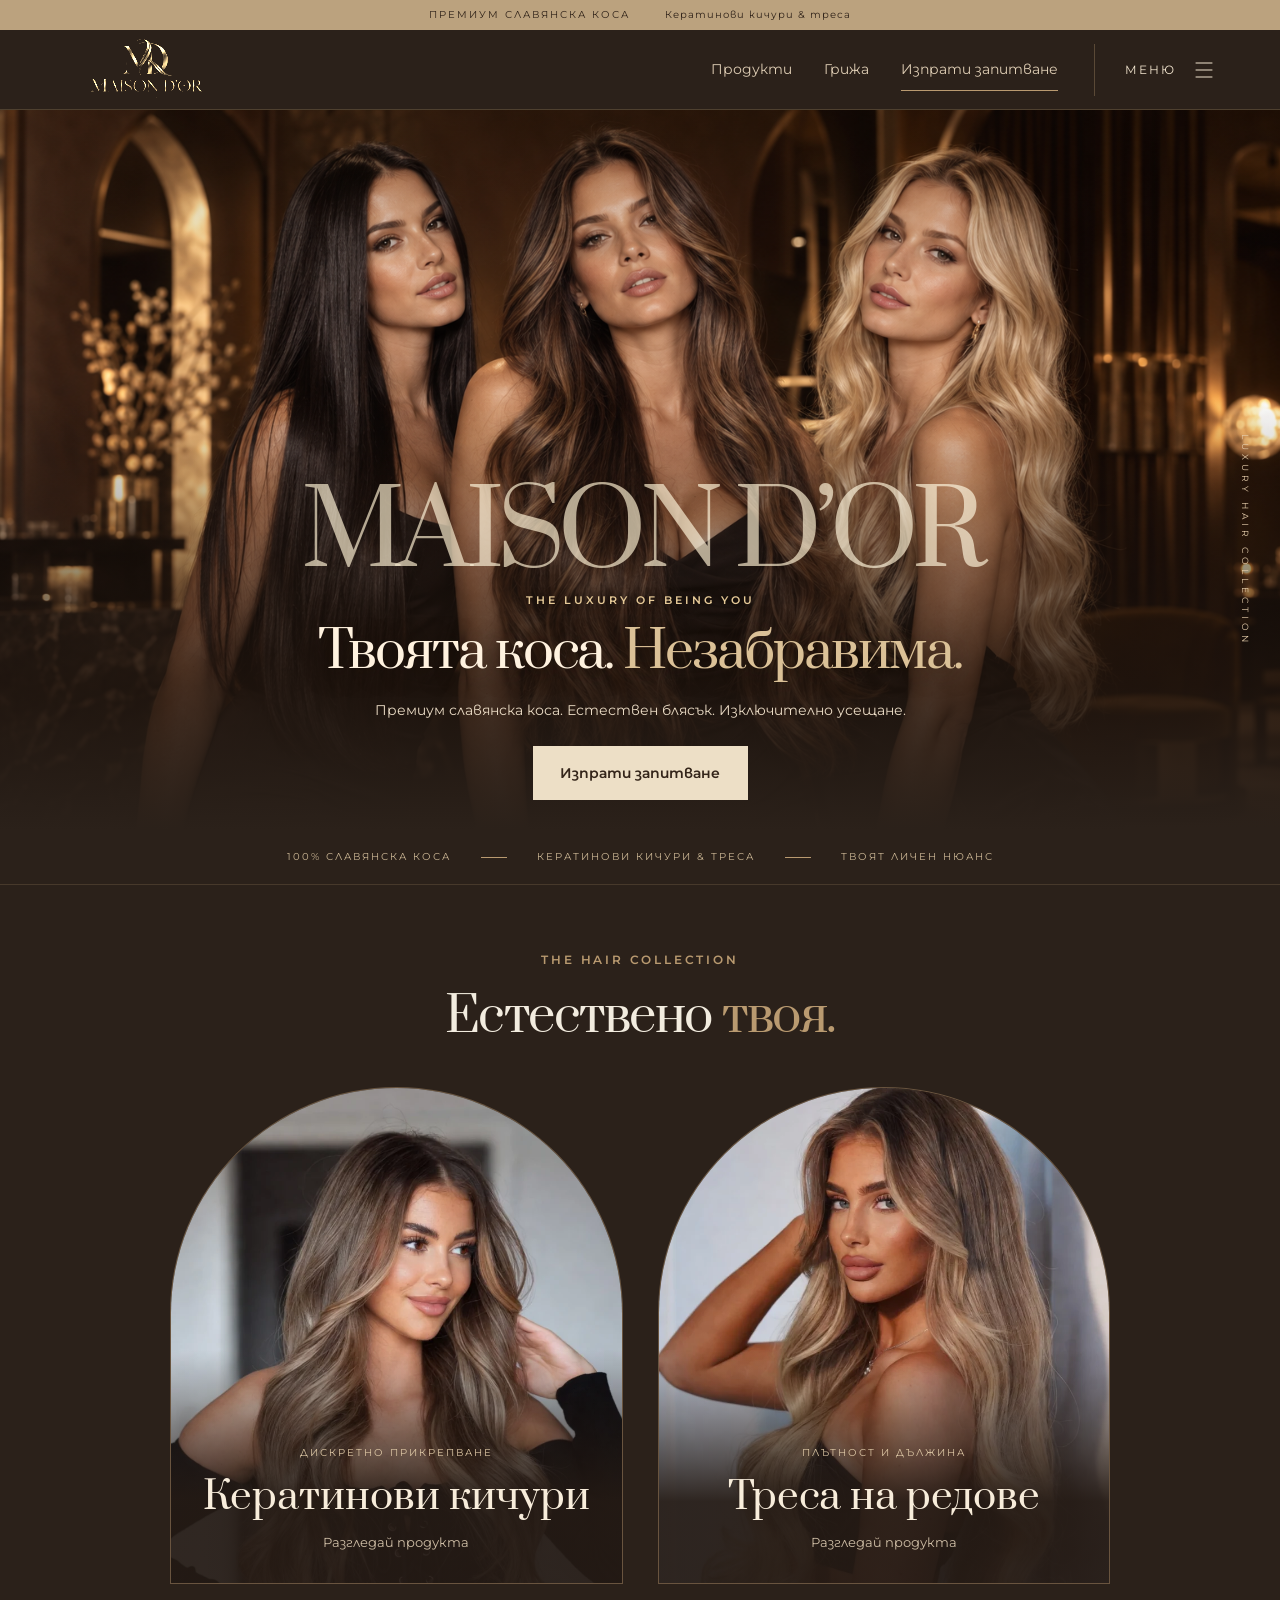
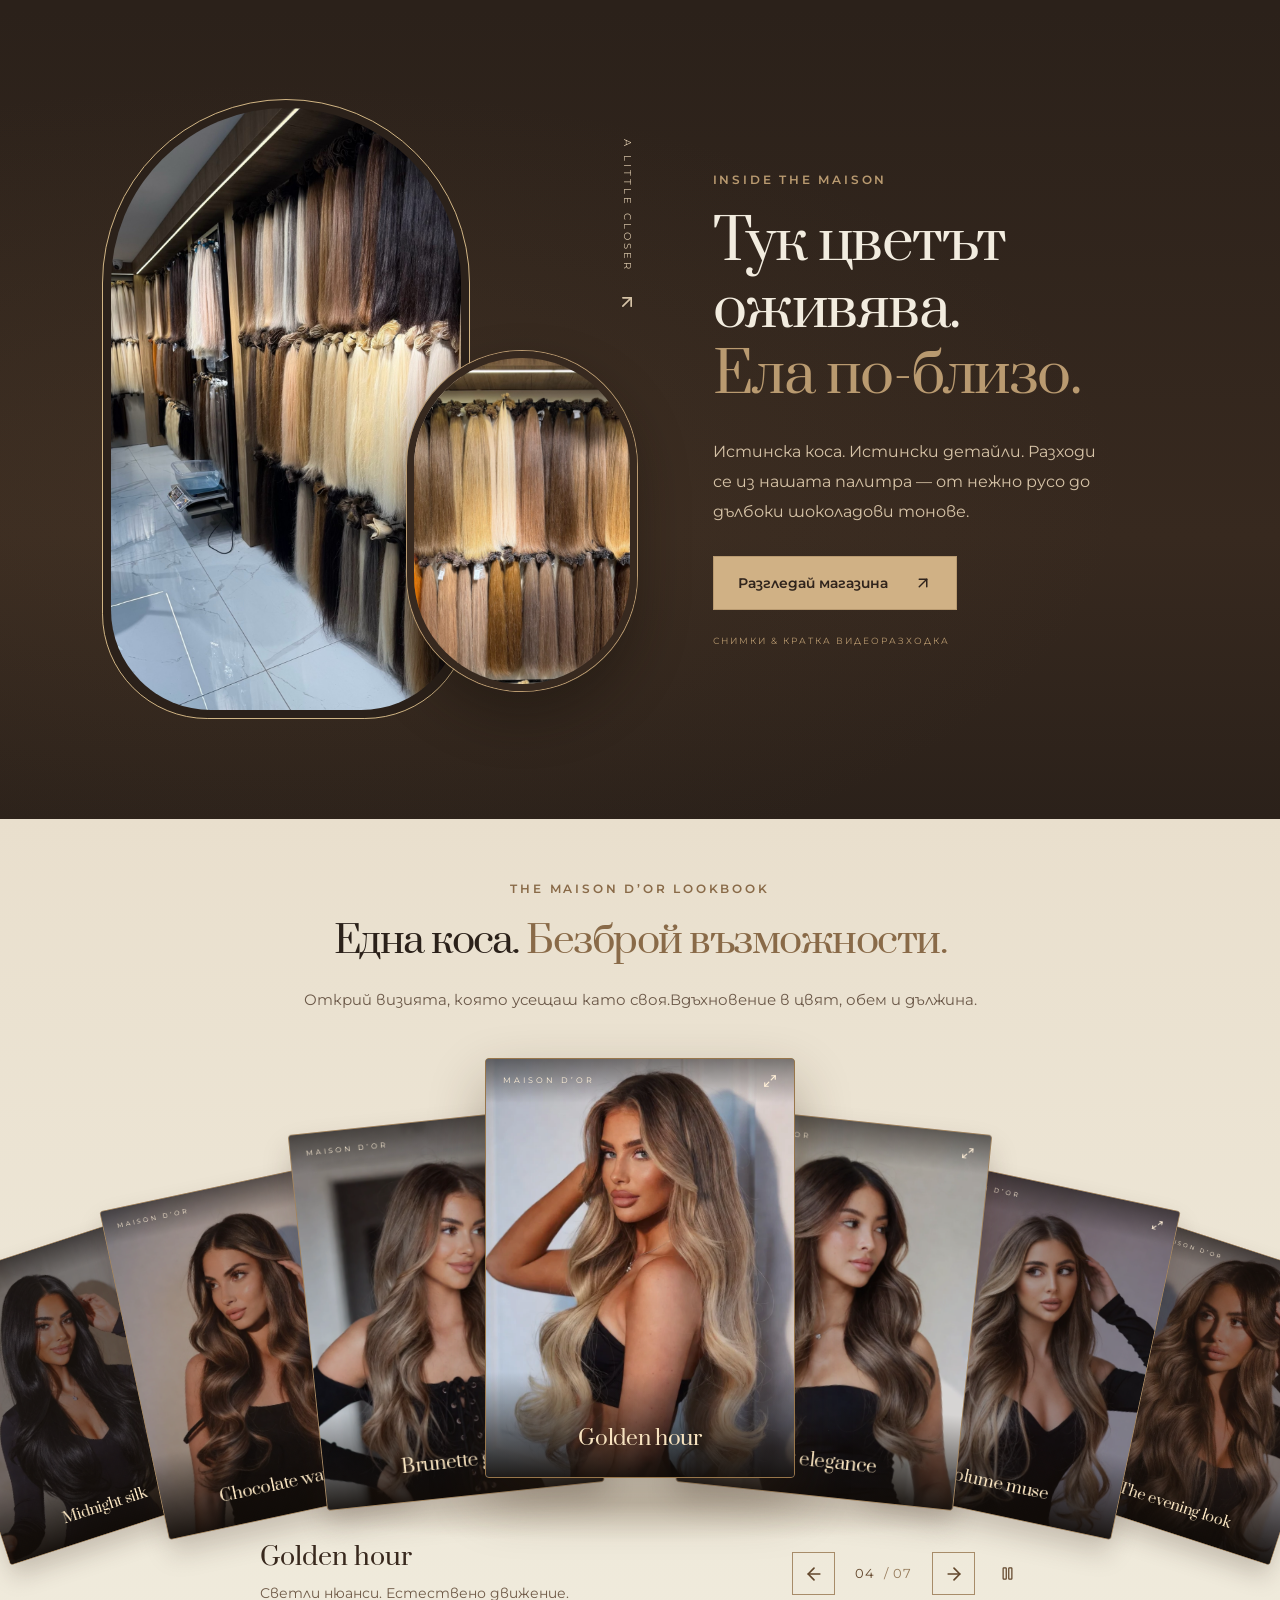
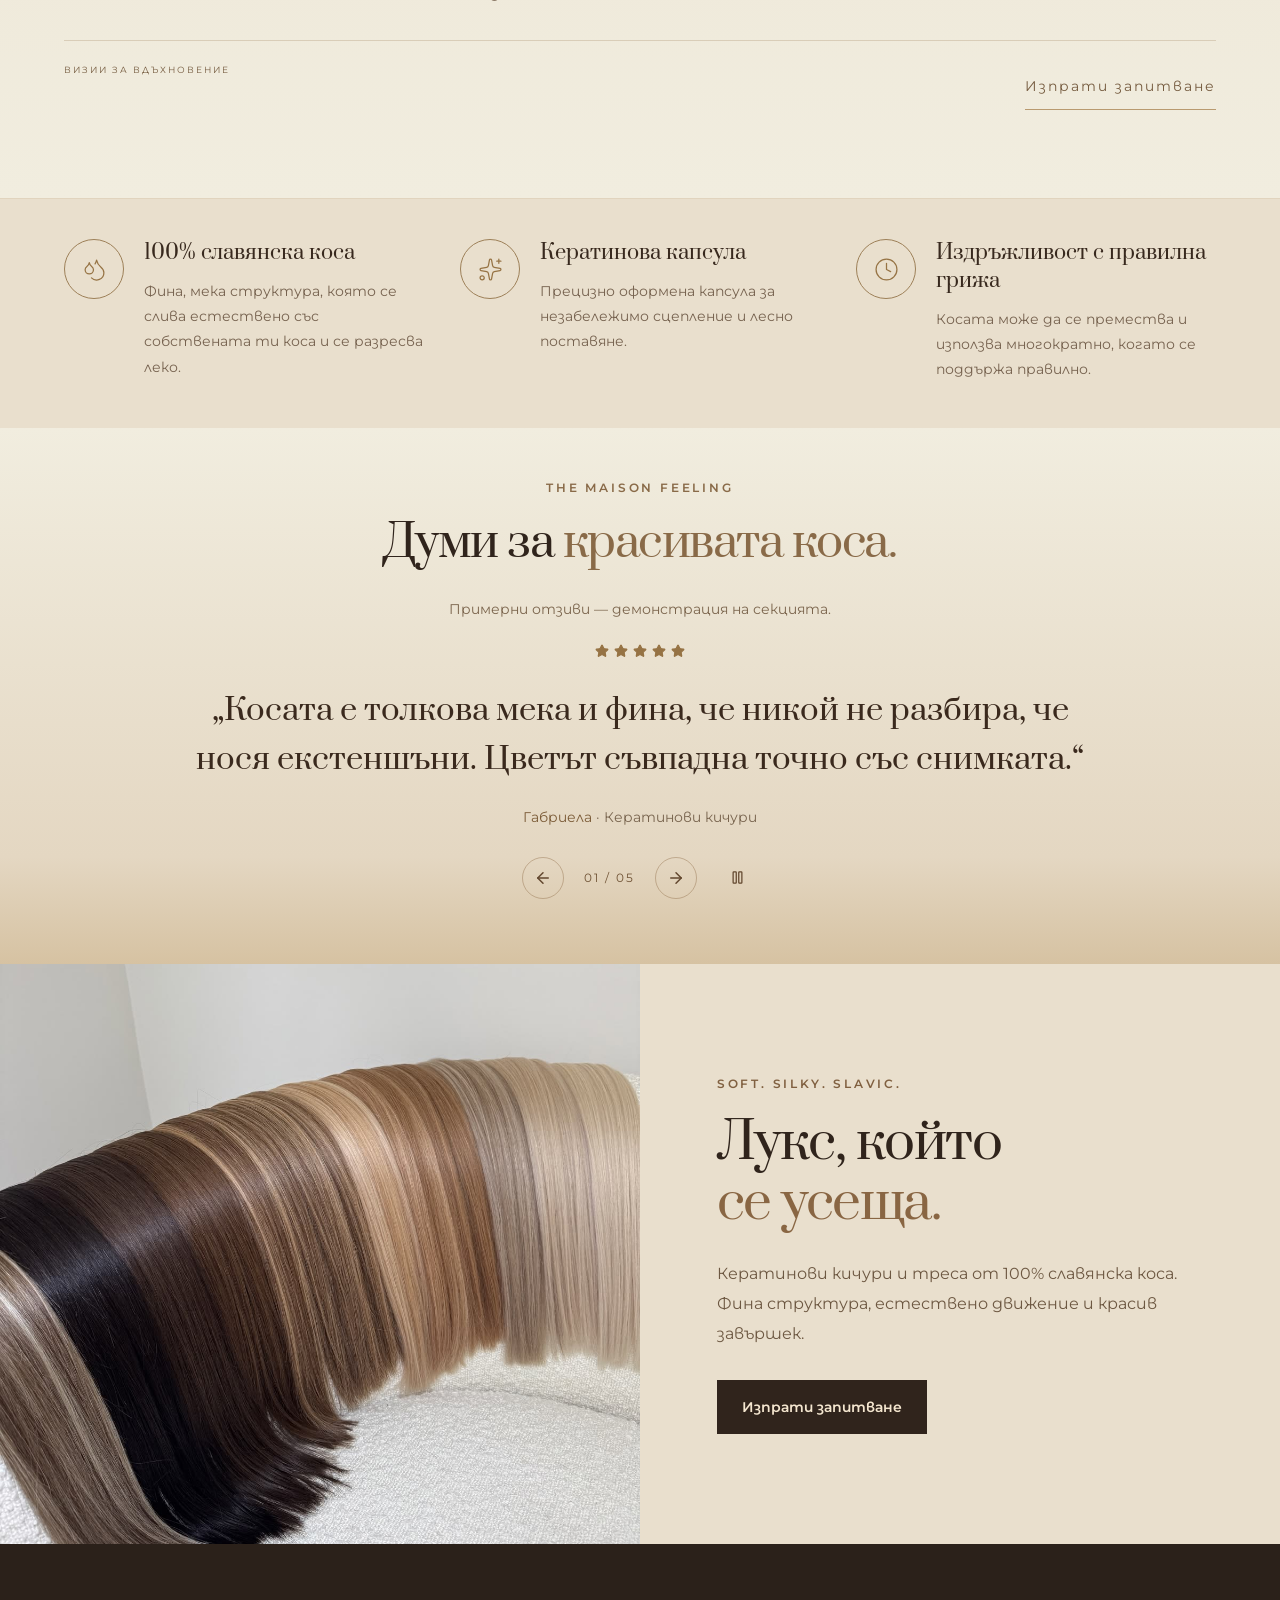
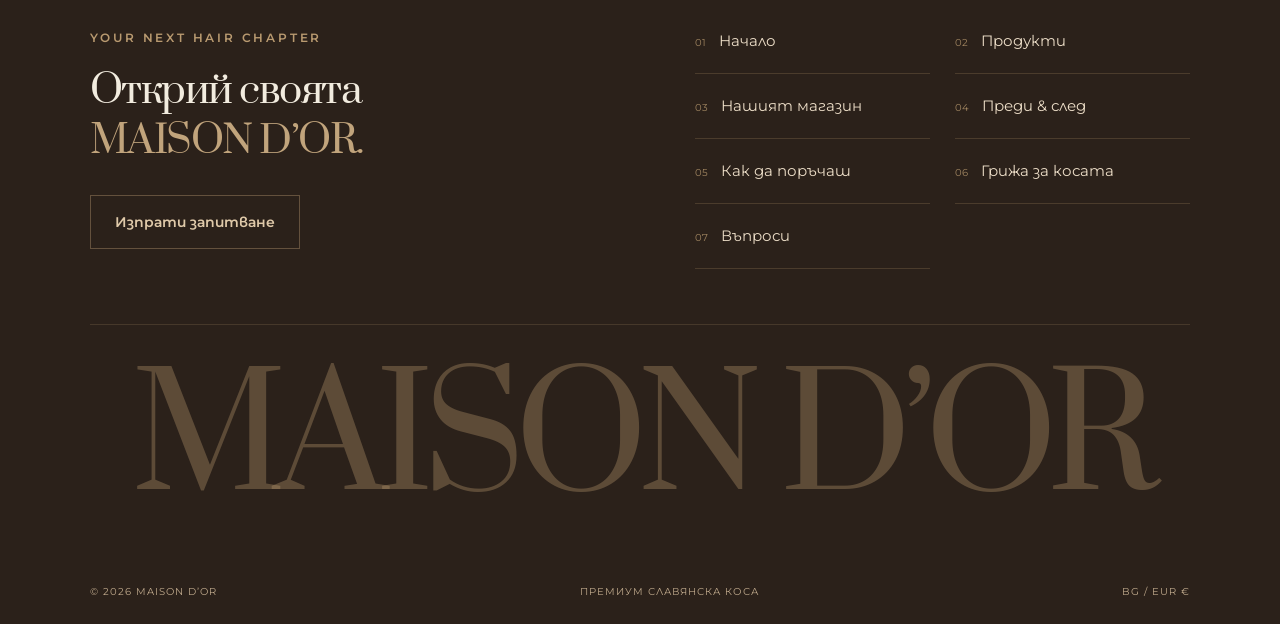
<file: index.html>
<!doctype html><html lang="bg"><head><meta charset="utf-8"><meta name="viewport" content="width=device-width,initial-scale=1"><meta name="theme-color" content="#2b211a"><meta name="description" content="MAISON D’OR — премиум славянска коса. Кератинови кичури и треса на редове. Избери цвят, грамаж и дължина."><title>MAISON D’OR — Премиум славянска коса</title><link rel="icon" type="image/svg+xml" href="./favicon.svg"><link rel="stylesheet" href="./style.css?v=1790757936034"><script src="./contact.js"></script><script defer src="./main.js?v=1790757936034"></script></head><body><div id="root"></div><noscript>За разглеждане на колекцията включи JavaScript в браузъра си.</noscript></body></html>
</file>
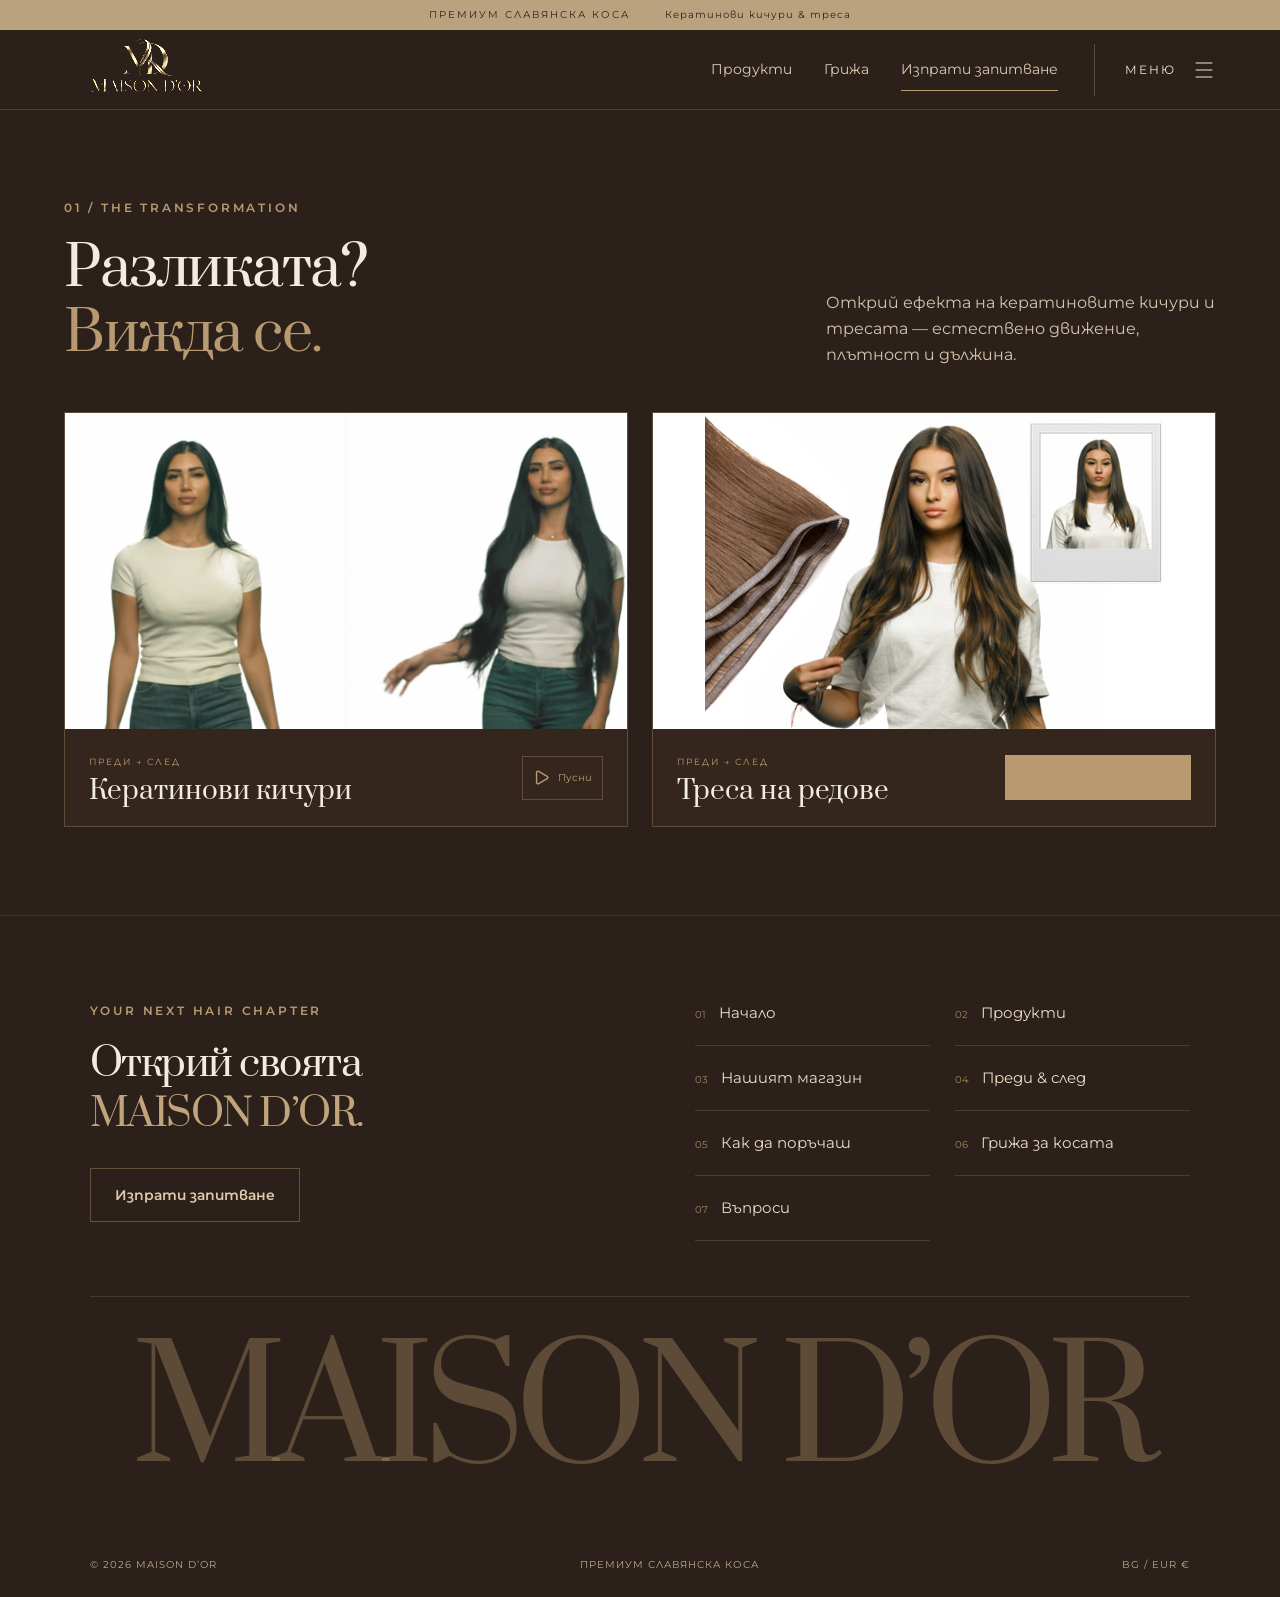
<file: before-after.html>
<!doctype html><html lang="bg"><head><meta charset="utf-8"><meta name="viewport" content="width=device-width,initial-scale=1"><meta name="theme-color" content="#2b211a"><meta name="description" content="MAISON D’OR — премиум славянска коса. Кератинови кичури и треса на редове. Избери цвят, грамаж и дължина."><title>Преди и след — MAISON D’OR</title><link rel="icon" type="image/svg+xml" href="./favicon.svg"><link rel="stylesheet" href="./style.css?v=1790757936034"><script src="./contact.js"></script><script defer src="./main.js?v=1790757936034"></script></head><body><div id="root"></div><noscript>За разглеждане на колекцията включи JavaScript в браузъра си.</noscript></body></html>
</file>
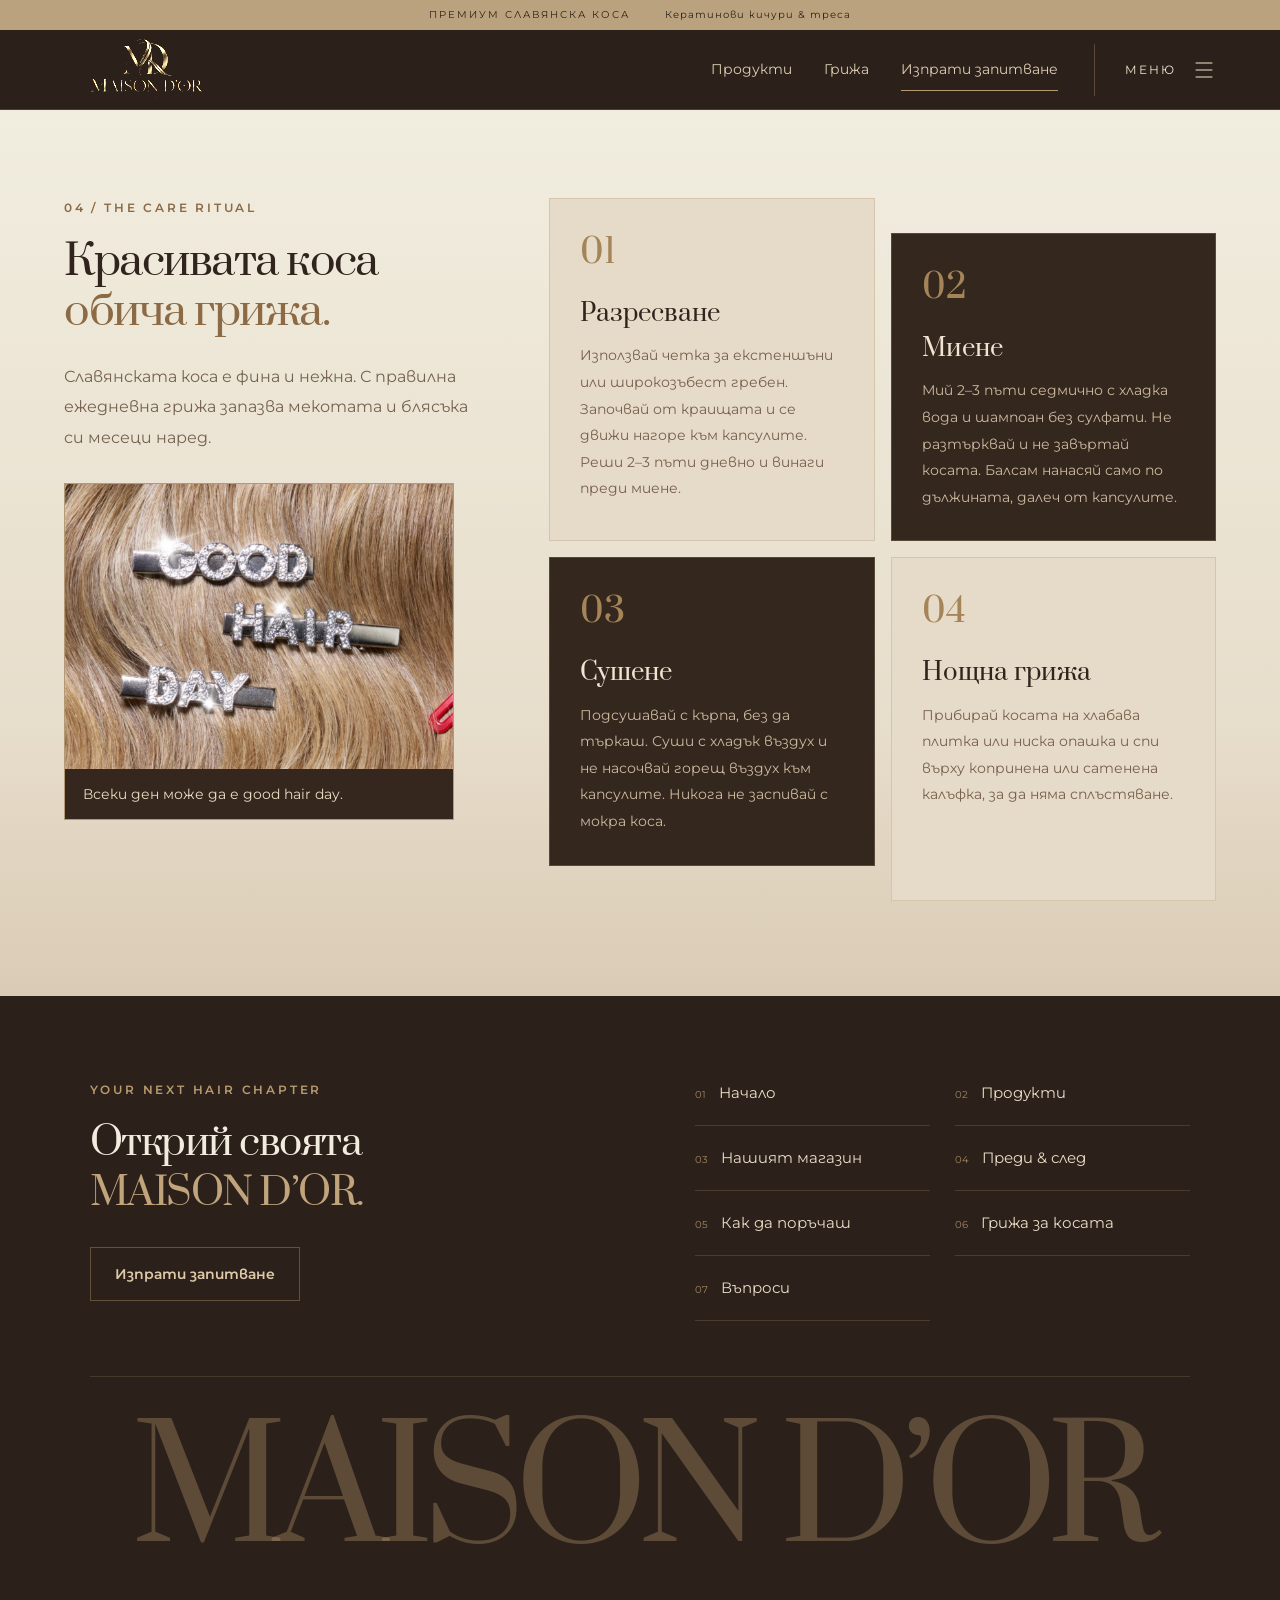
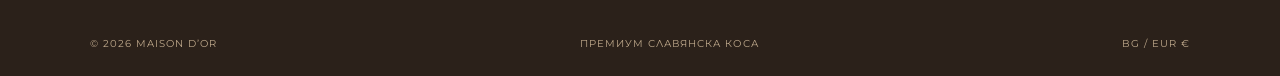
<file: care.html>
<!doctype html><html lang="bg"><head><meta charset="utf-8"><meta name="viewport" content="width=device-width,initial-scale=1"><meta name="theme-color" content="#2b211a"><meta name="description" content="MAISON D’OR — премиум славянска коса. Кератинови кичури и треса на редове. Избери цвят, грамаж и дължина."><title>Грижа за косата — MAISON D’OR</title><link rel="icon" type="image/svg+xml" href="./favicon.svg"><link rel="stylesheet" href="./style.css?v=1790757936034"><script src="./contact.js"></script><script defer src="./main.js?v=1790757936034"></script></head><body><div id="root"></div><noscript>За разглеждане на колекцията включи JavaScript в браузъра си.</noscript></body></html>
</file>
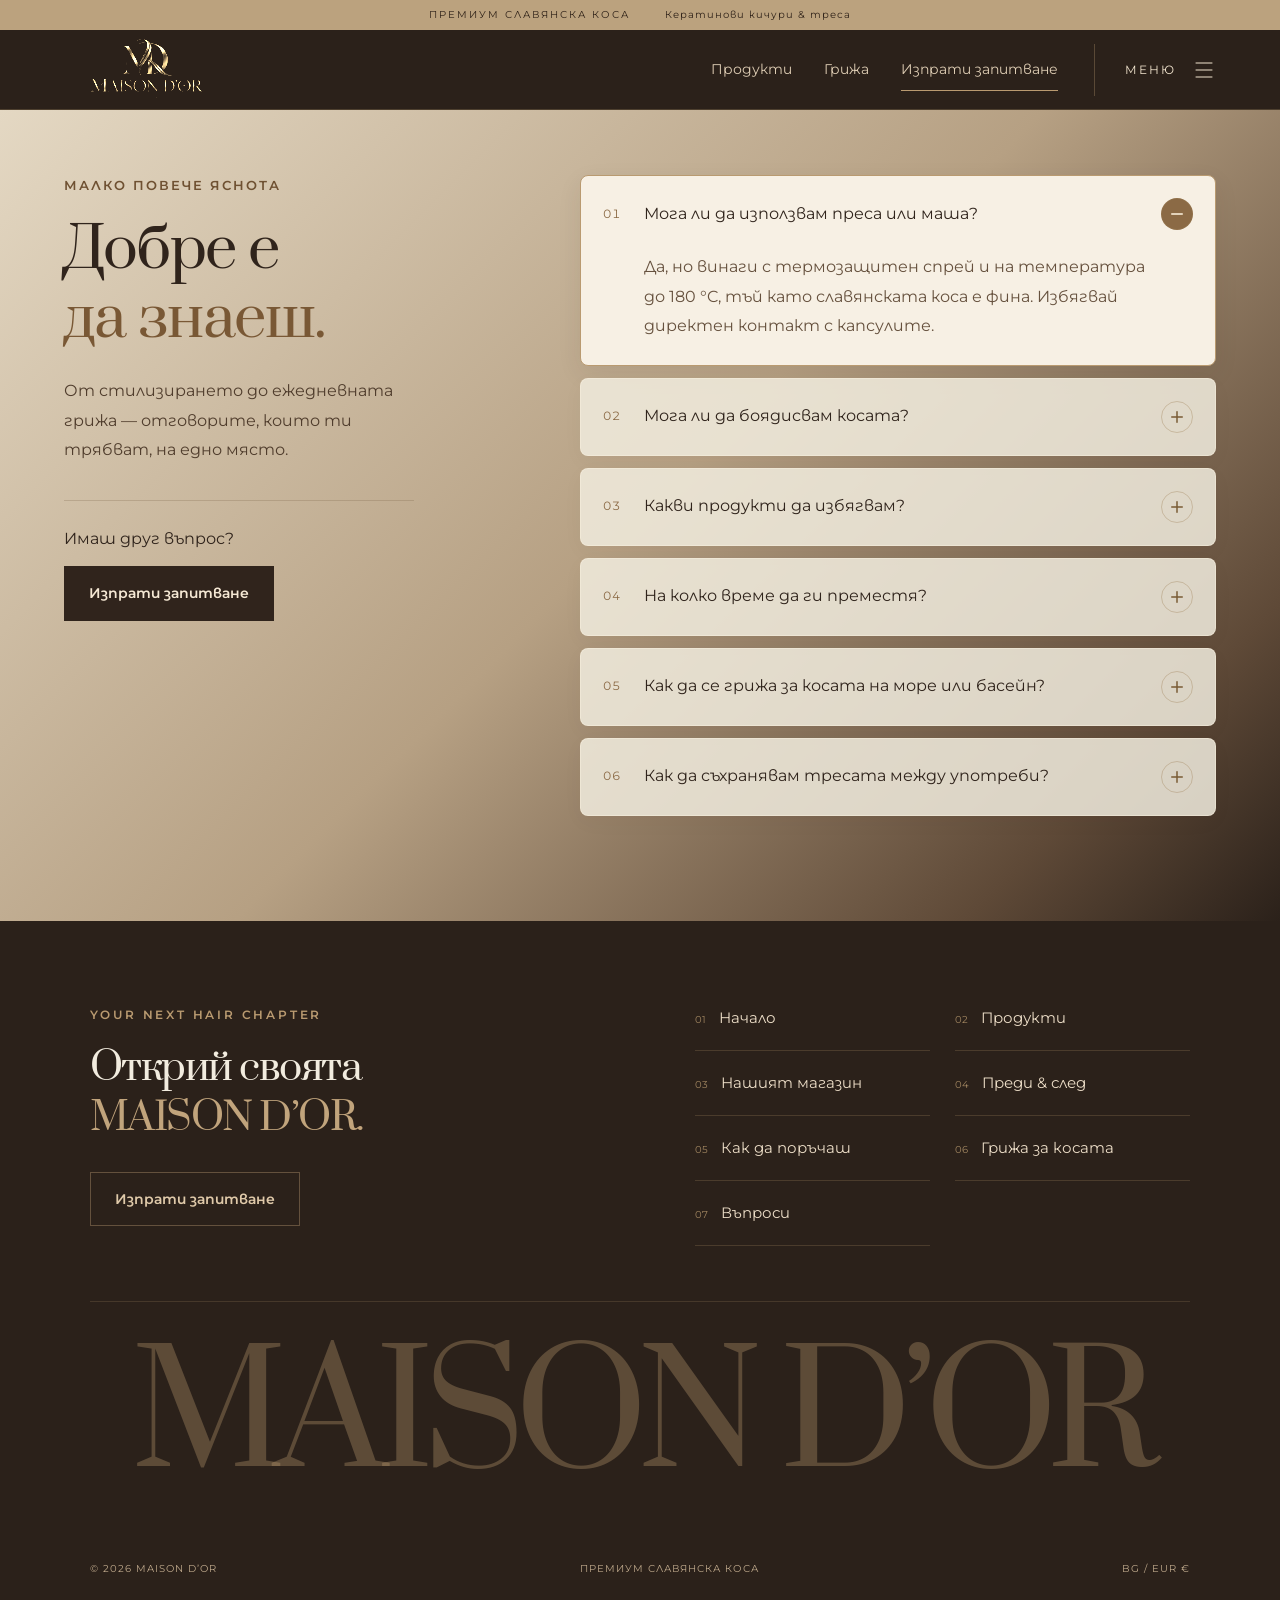
<file: faq.html>
<!doctype html><html lang="bg"><head><meta charset="utf-8"><meta name="viewport" content="width=device-width,initial-scale=1"><meta name="theme-color" content="#2b211a"><meta name="description" content="MAISON D’OR — премиум славянска коса. Кератинови кичури и треса на редове. Избери цвят, грамаж и дължина."><title>Въпроси — MAISON D’OR</title><link rel="icon" type="image/svg+xml" href="./favicon.svg"><link rel="stylesheet" href="./style.css?v=1790757936034"><script src="./contact.js"></script><script defer src="./main.js?v=1790757936034"></script></head><body><div id="root"></div><noscript>За разглеждане на колекцията включи JavaScript в браузъра си.</noscript></body></html>
</file>
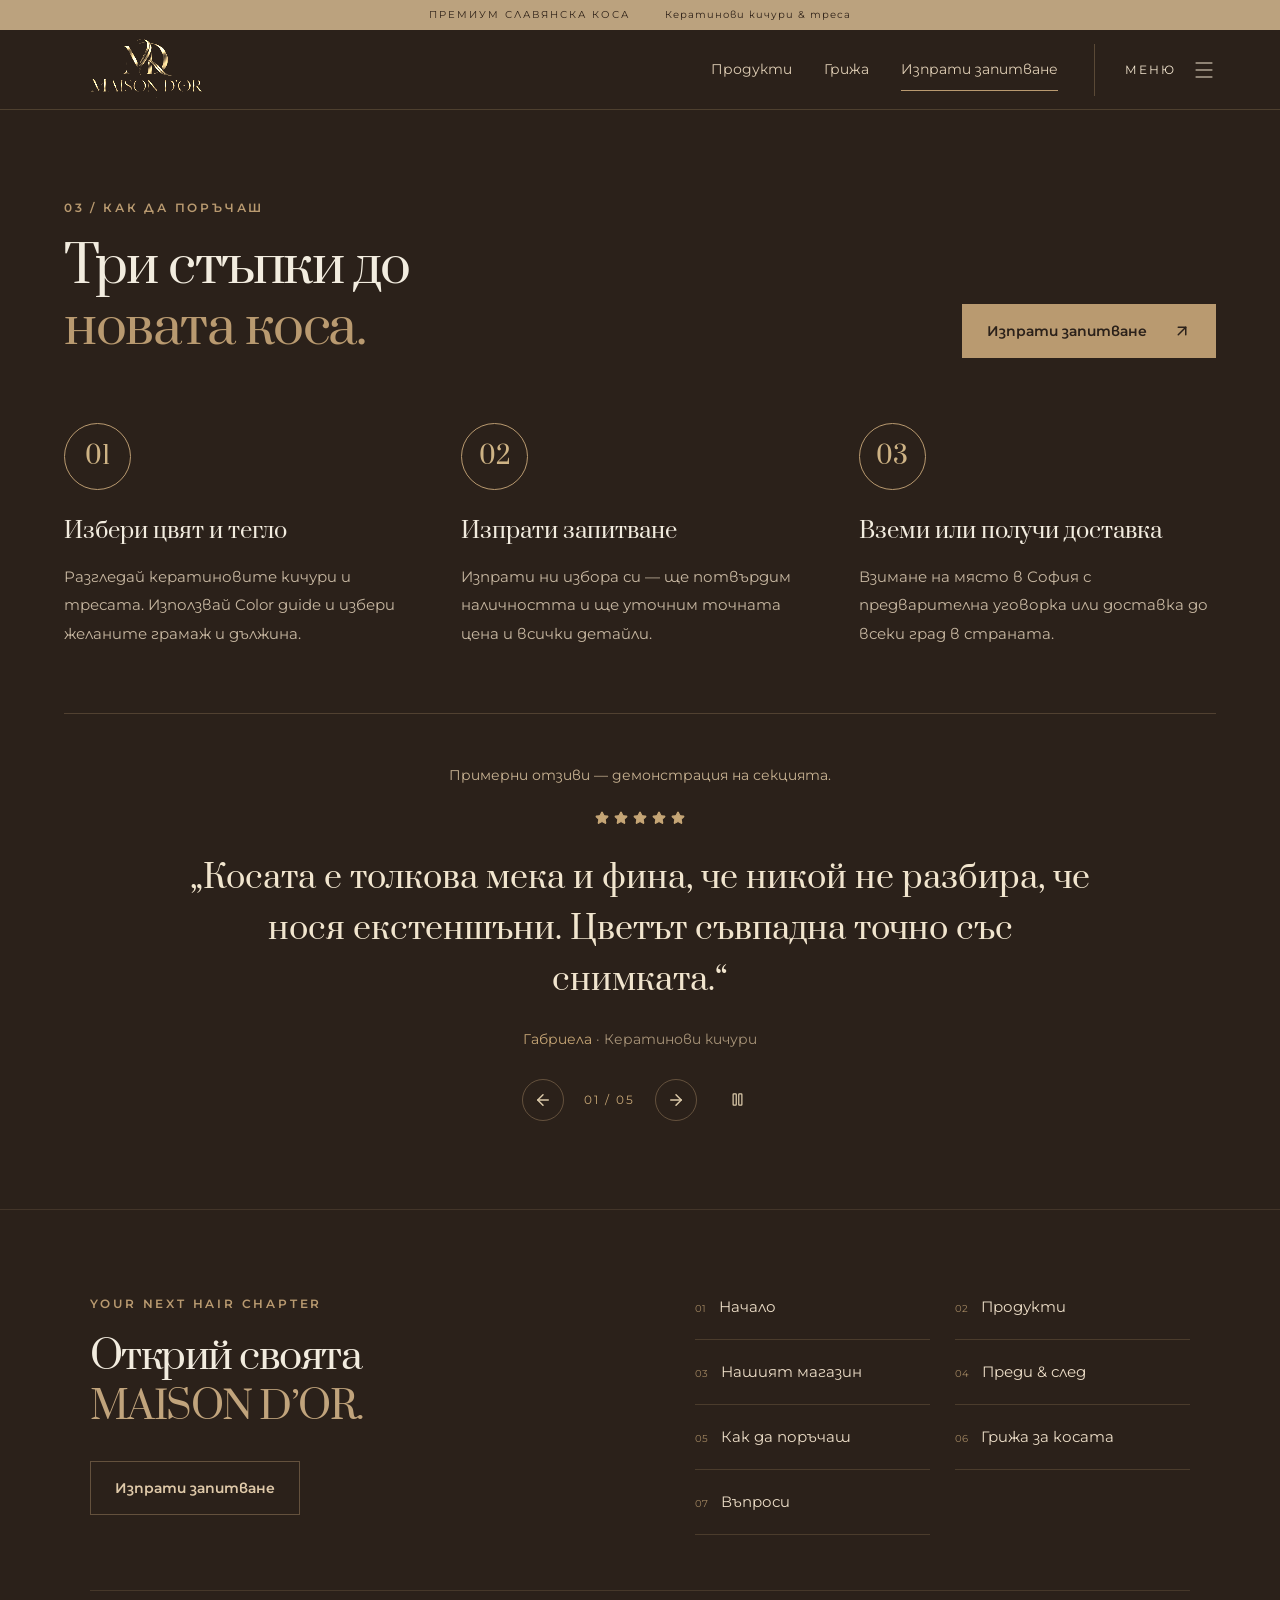
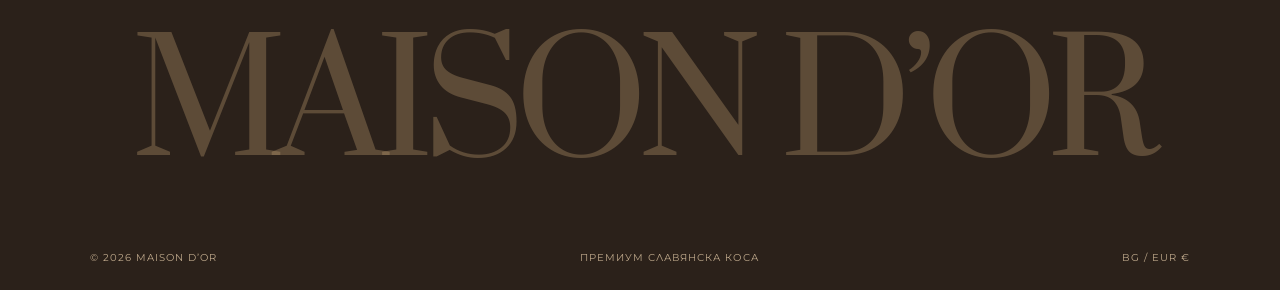
<file: how-to-order.html>
<!doctype html><html lang="bg"><head><meta charset="utf-8"><meta name="viewport" content="width=device-width,initial-scale=1"><meta name="theme-color" content="#2b211a"><meta name="description" content="MAISON D’OR — премиум славянска коса. Кератинови кичури и треса на редове. Избери цвят, грамаж и дължина."><title>Как да поръчаш — MAISON D’OR</title><link rel="icon" type="image/svg+xml" href="./favicon.svg"><link rel="stylesheet" href="./style.css?v=1790757936034"><script src="./contact.js"></script><script defer src="./main.js?v=1790757936034"></script></head><body><div id="root"></div><noscript>За разглеждане на колекцията включи JavaScript в браузъра си.</noscript></body></html>
</file>
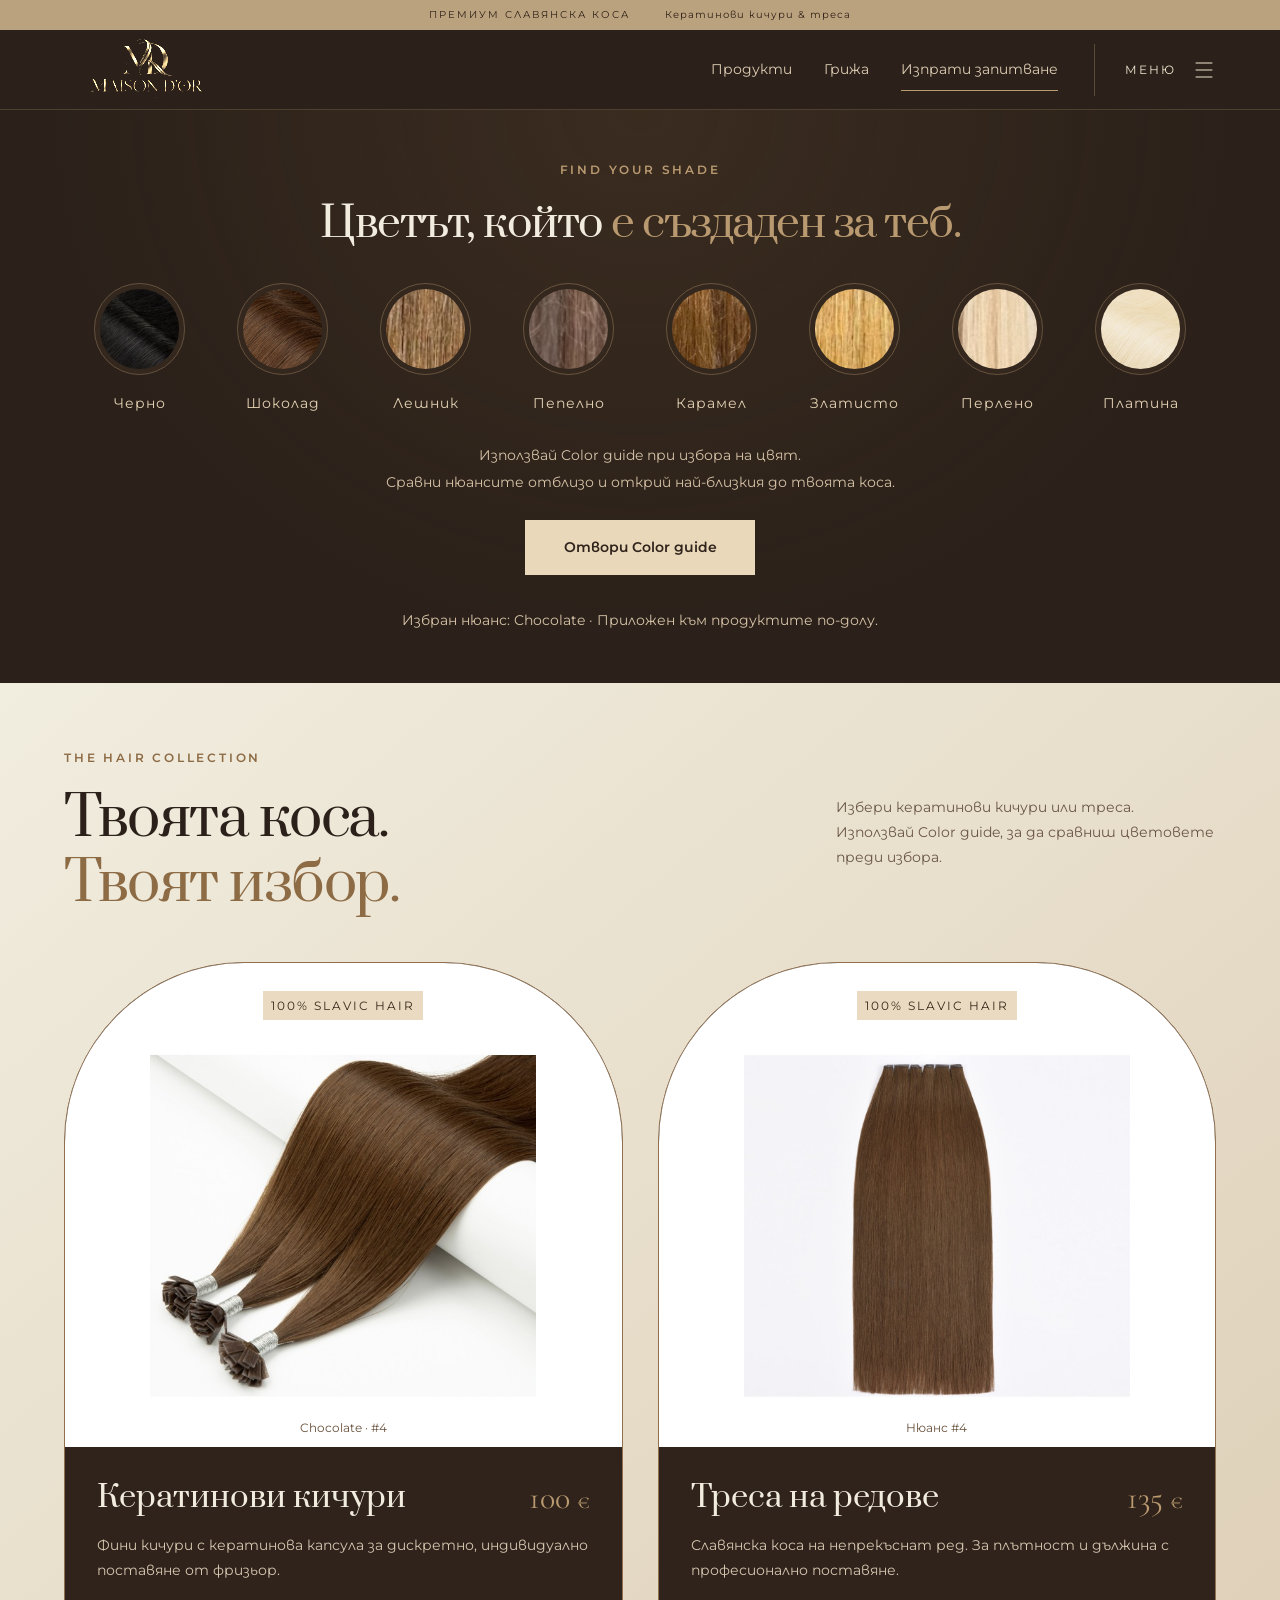
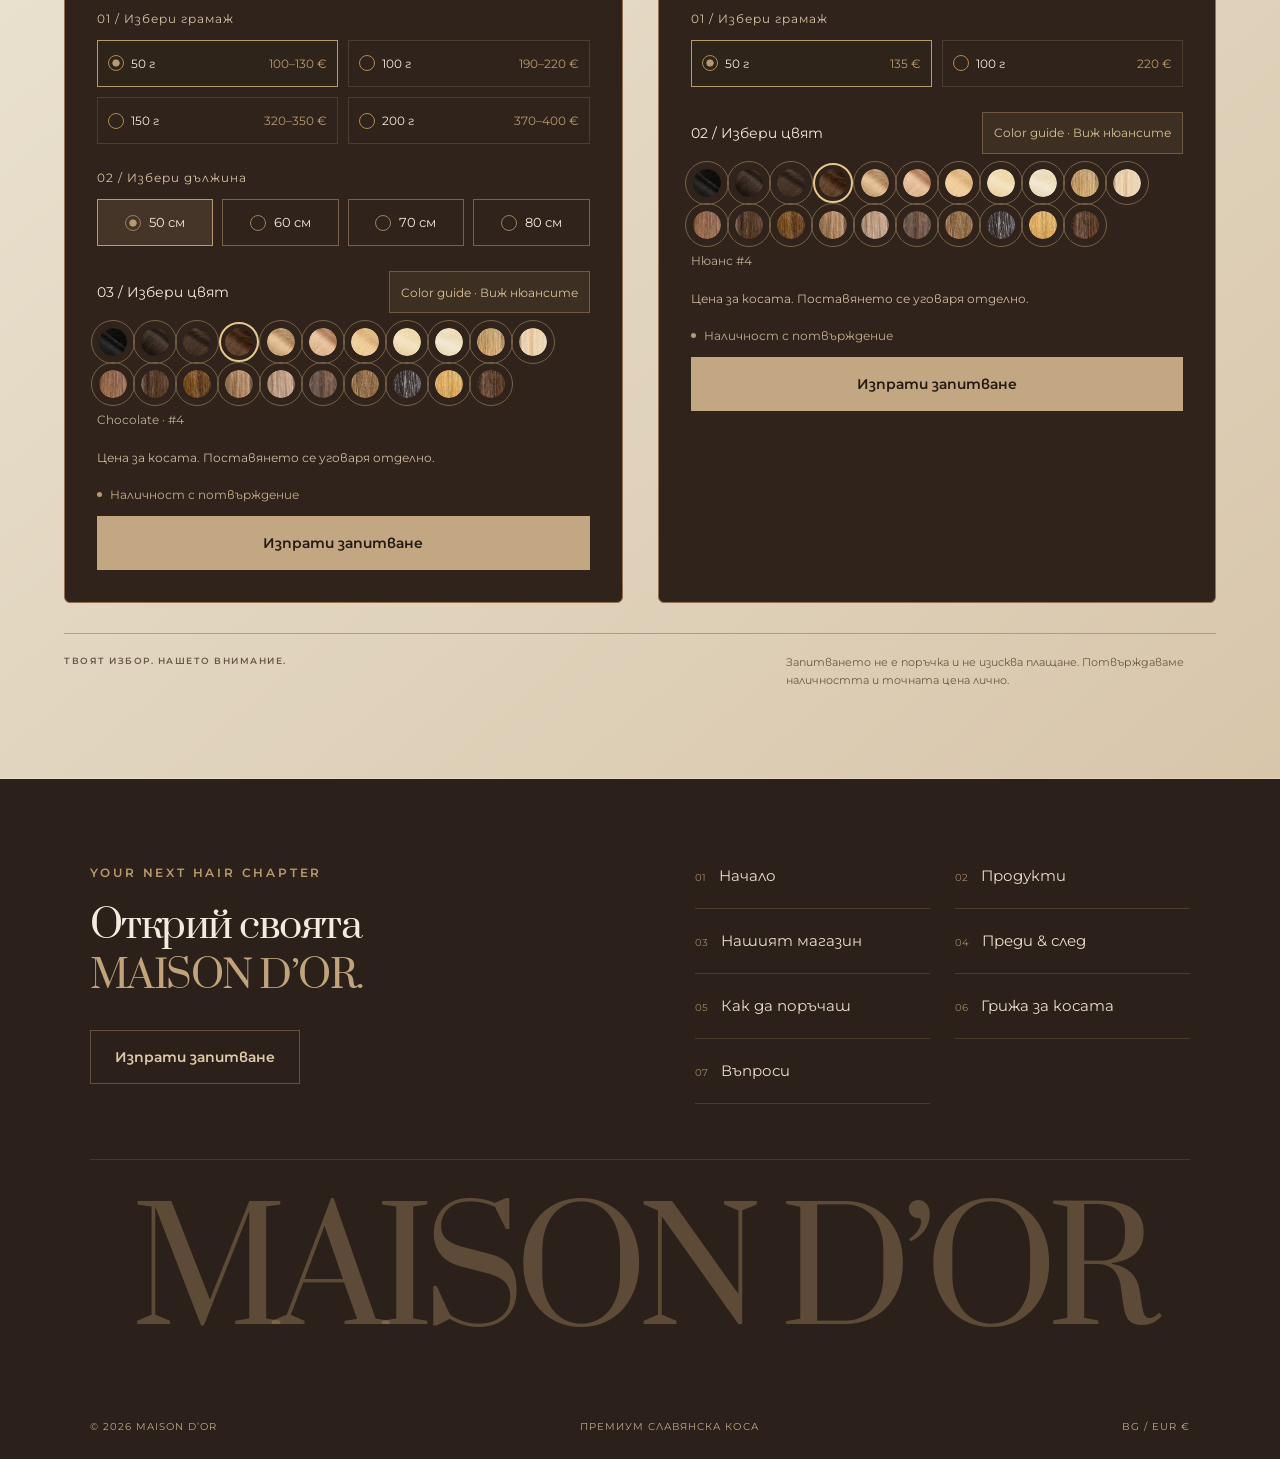
<file: products.html>
<!doctype html><html lang="bg"><head><meta charset="utf-8"><meta name="viewport" content="width=device-width,initial-scale=1"><meta name="theme-color" content="#2b211a"><meta name="description" content="MAISON D’OR — премиум славянска коса. Кератинови кичури и треса на редове. Избери цвят, грамаж и дължина."><title>Продукти — MAISON D’OR</title><link rel="icon" type="image/svg+xml" href="./favicon.svg"><link rel="stylesheet" href="./style.css?v=1790757936034"><script src="./contact.js"></script><script defer src="./main.js?v=1790757936034"></script></head><body><div id="root"></div><noscript>За разглеждане на колекцията включи JavaScript в браузъра си.</noscript></body></html>
</file>
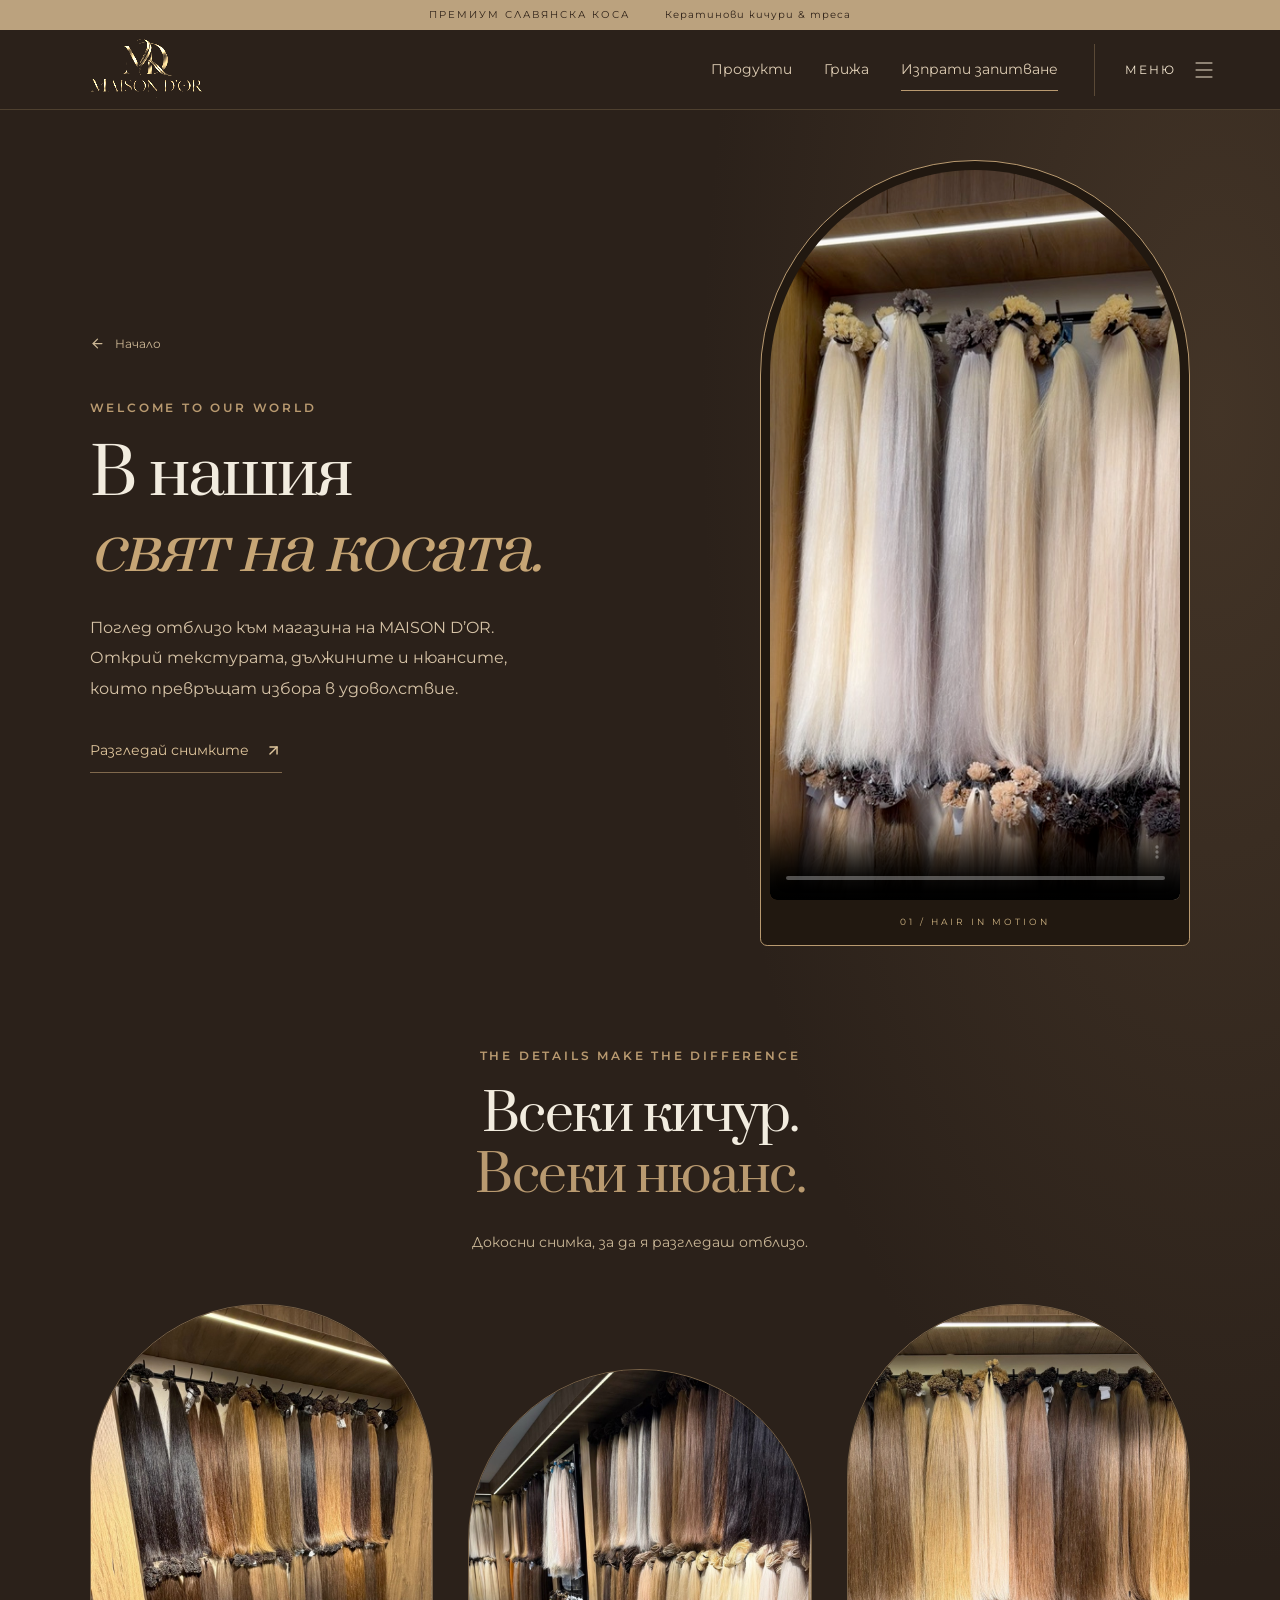
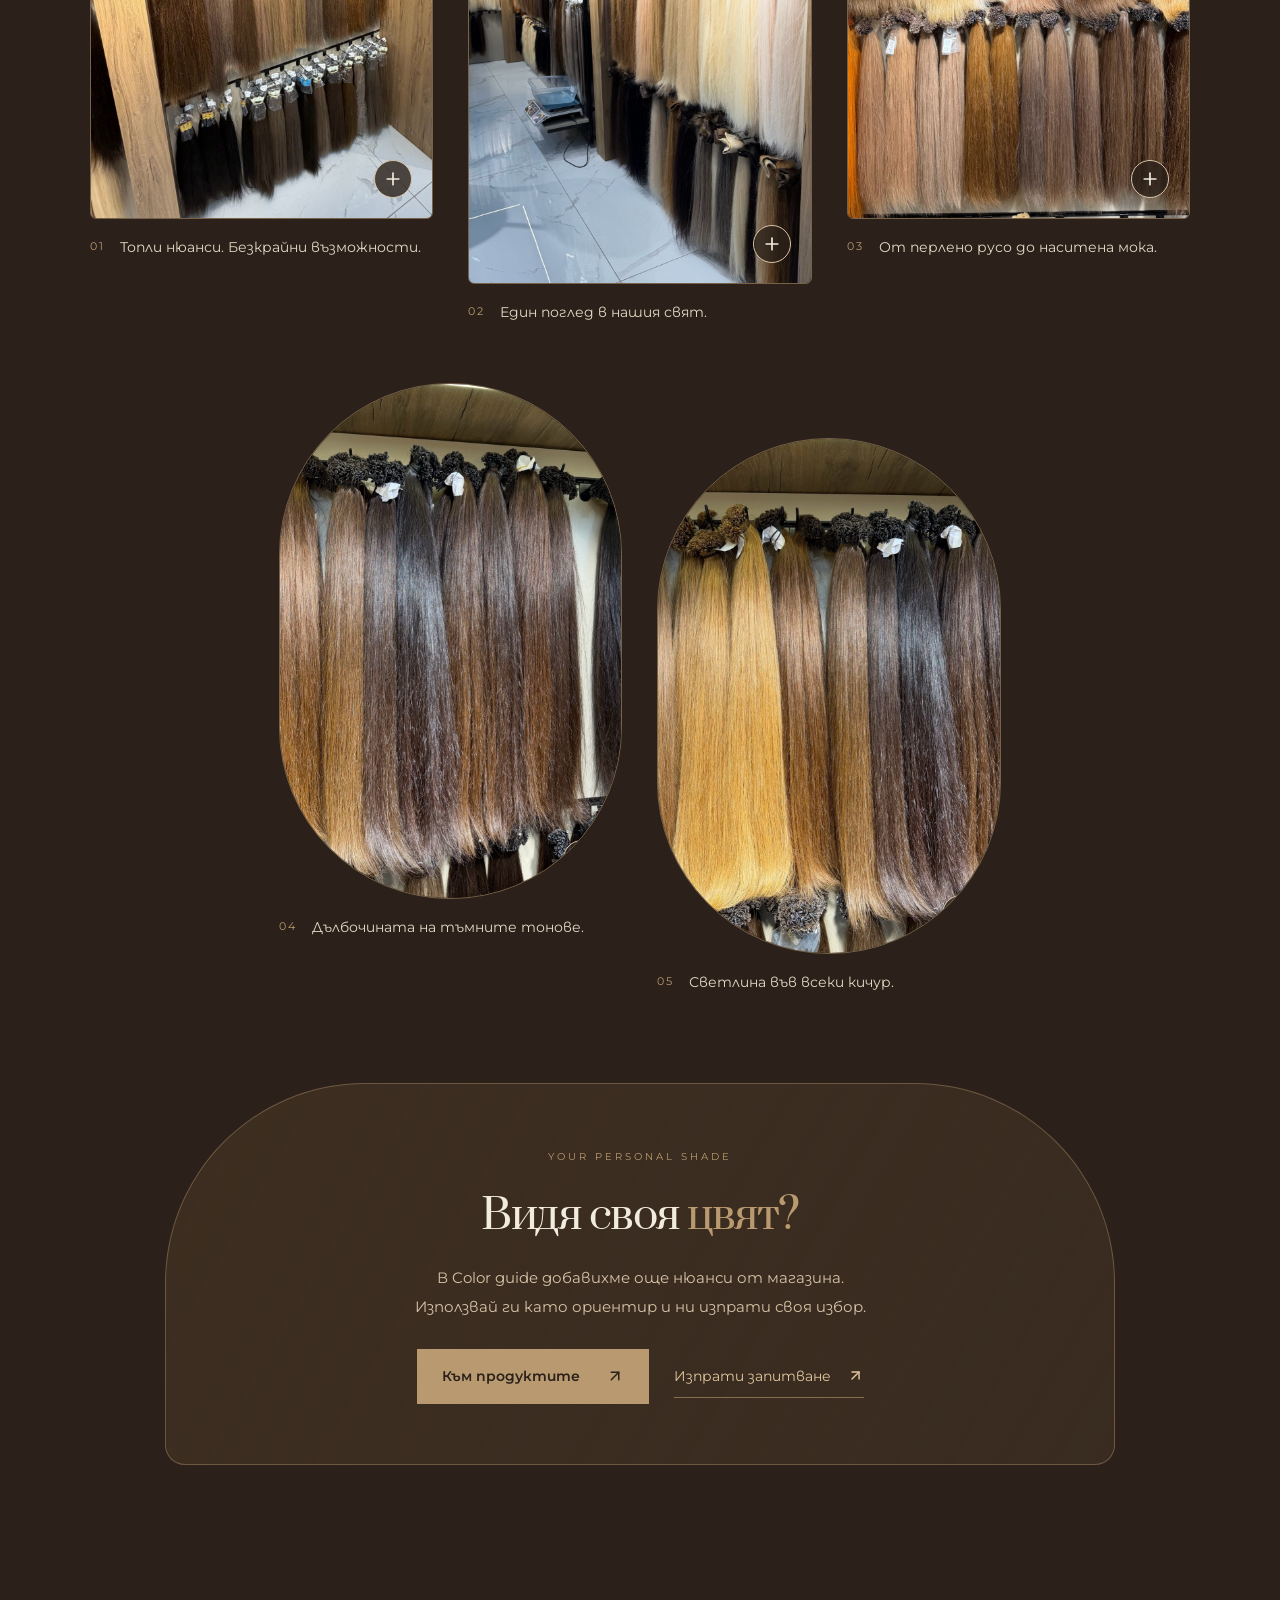
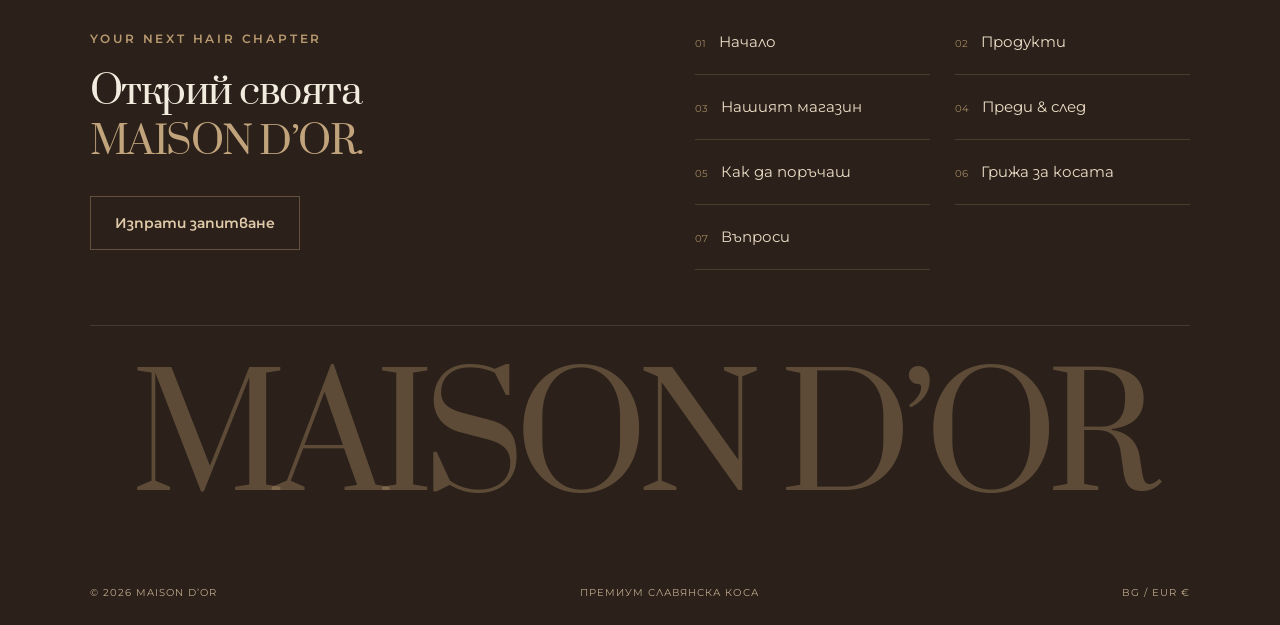
<file: store.html>
<!doctype html><html lang="bg"><head><meta charset="utf-8"><meta name="viewport" content="width=device-width,initial-scale=1"><meta name="theme-color" content="#2b211a"><meta name="description" content="MAISON D’OR — премиум славянска коса. Кератинови кичури и треса на редове. Избери цвят, грамаж и дължина."><title>Нашият магазин — MAISON D’OR</title><link rel="icon" type="image/svg+xml" href="./favicon.svg"><link rel="stylesheet" href="./style.css?v=1790757936034"><script src="./contact.js"></script><script defer src="./main.js?v=1790757936034"></script></head><body><div id="root"></div><noscript>За разглеждане на колекцията включи JavaScript в браузъра си.</noscript></body></html>
</file>
